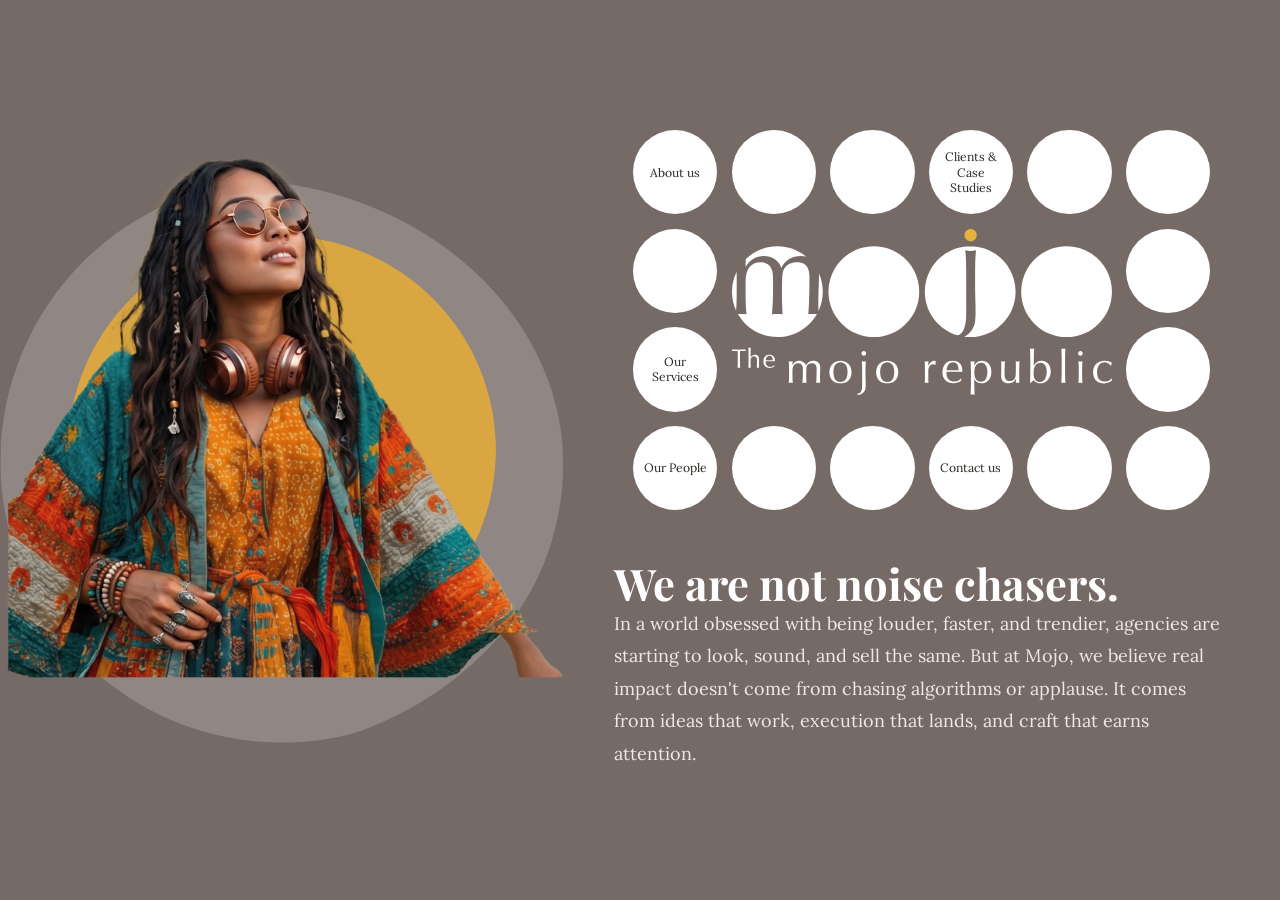
<file: index.html>
<!DOCTYPE html>
<html lang="en">
<head>
  <meta charset="UTF-8" />
  <meta name="viewport" content="width=device-width, initial-scale=1.0" />
  <title>The Mojo Republic | Full-Service Communications Agency, Kuala Lumpur</title>
  <meta name="description" content="The Mojo Republic blends PR, social, content, digital, and experiential craft into integrated campaigns that move people, solve problems, and sell. Less noise. More Mojo." />
  <meta name="theme-color" content="#d9a641" />
  <link rel="canonical" href="https://www.themojorepublic.com.my/index.html" />

  <meta property="og:type" content="website" />
  <meta property="og:title" content="The Mojo Republic | We are not noise chasers." />
  <meta property="og:description" content="Strategy-led, craft-obsessed communications: brand, social, content, digital and experiential — under one roof." />
  <meta property="og:image" content="assets/images/hero-banner.svg" />
  <meta property="og:url" content="https://www.themojorepublic.com.my/index.html" />
  <meta name="twitter:card" content="summary_large_image" />

  <link rel="icon" type="image/svg+xml" href="assets/images/favicon.svg" />
  <link rel="preconnect" href="https://fonts.googleapis.com" />
  <link rel="preconnect" href="https://fonts.gstatic.com" crossorigin />
  <link rel="stylesheet" href="css/style.css" />

  <script type="application/ld+json">
  {
    "@context": "https://schema.org",
    "@type": "MarketingAgency",
    "name": "The Mojo Republic",
    "url": "https://www.themojorepublic.com.my",
    "email": "hello@themojorepublic.com.my",
    "telephone": "+60123456789",
    "address": {
      "@type": "PostalAddress",
      "streetAddress": "Pavillion Damansara, Corporate Tower 2, Jalan Damanlela, Pusat Bandar Damansara",
      "addressLocality": "Kuala Lumpur",
      "postalCode": "50490",
      "addressCountry": "MY"
    }
  }
  </script>
</head>
<body data-page="home">
  <a class="skip-link" href="#main">Skip to main content</a>

  <main id="main">
    <!-- Landing hero -->
    <section class="hero-landing">
      <div class="hero-landing__photo">
        <img class="hero-landing__ellipse hero-landing__ellipse--glow" src="assets/images/ellipse-glow.png" alt="" aria-hidden="true" />
        <img class="hero-landing__ellipse hero-landing__ellipse--gold" src="assets/images/ellipse-gold.png" alt="" aria-hidden="true" />
        <img class="hero-landing__portrait" src="assets/images/hero-photo.png" alt="Creative director at The Mojo Republic" fetchpriority="high" />
      </div>
      <div class="hero-landing__panel">
        <div class="nav-grid-wrap">
          <nav class="nav-grid" aria-label="Primary">
            <a class="nav-grid__link" style="grid-column:1;grid-row:1;" href="about.html">About us</a>
            <span class="nav-grid__circle" style="grid-column:2;grid-row:1;" aria-hidden="true"></span>
            <span class="nav-grid__circle" style="grid-column:3;grid-row:1;" aria-hidden="true"></span>
            <a class="nav-grid__link" style="grid-column:4;grid-row:1;" href="clients.html">Clients &amp; Case Studies</a>
            <span class="nav-grid__circle" style="grid-column:5;grid-row:1;" aria-hidden="true"></span>
            <span class="nav-grid__circle" style="grid-column:6;grid-row:1;" aria-hidden="true"></span>

            <span class="nav-grid__circle" style="grid-column:1;grid-row:2;" aria-hidden="true"></span>
            <div class="nav-grid__logo">
              <img src="assets/images/logo-white.svg" alt="The Mojo Republic" />
            </div>
            <span class="nav-grid__circle" style="grid-column:6;grid-row:2;" aria-hidden="true"></span>

            <a class="nav-grid__link" style="grid-column:1;grid-row:3;" href="services.html">Our Services</a>
            <span class="nav-grid__circle" style="grid-column:6;grid-row:3;" aria-hidden="true"></span>

            <a class="nav-grid__link" style="grid-column:1;grid-row:4;" href="people.html">Our People</a>
            <span class="nav-grid__circle" style="grid-column:2;grid-row:4;" aria-hidden="true"></span>
            <span class="nav-grid__circle" style="grid-column:3;grid-row:4;" aria-hidden="true"></span>
            <a class="nav-grid__link" style="grid-column:4;grid-row:4;" href="contact.html">Contact us</a>
            <span class="nav-grid__circle" style="grid-column:5;grid-row:4;" aria-hidden="true"></span>
            <span class="nav-grid__circle" style="grid-column:6;grid-row:4;" aria-hidden="true"></span>
          </nav>

          <div data-reveal>
            <h1 class="hero-landing__title">We are not noise chasers.</h1>
            <p class="hero-landing__lede">
              In a world obsessed with being louder, faster, and trendier, agencies are starting to look, sound,
              and sell the same. But at Mojo, we believe real impact doesn't come from chasing algorithms or
              applause. It comes from ideas that work, execution that lands, and craft that earns attention.
            </p>
          </div>
        </div>
      </div>
    </section>
  </main>

  <script src="js/config.js"></script>
  <script src="js/content-data.js"></script>
  <script src="js/components.js"></script>
  <script src="js/api.js"></script>
  <script src="js/main.js"></script>
</body>
</html>
</file>
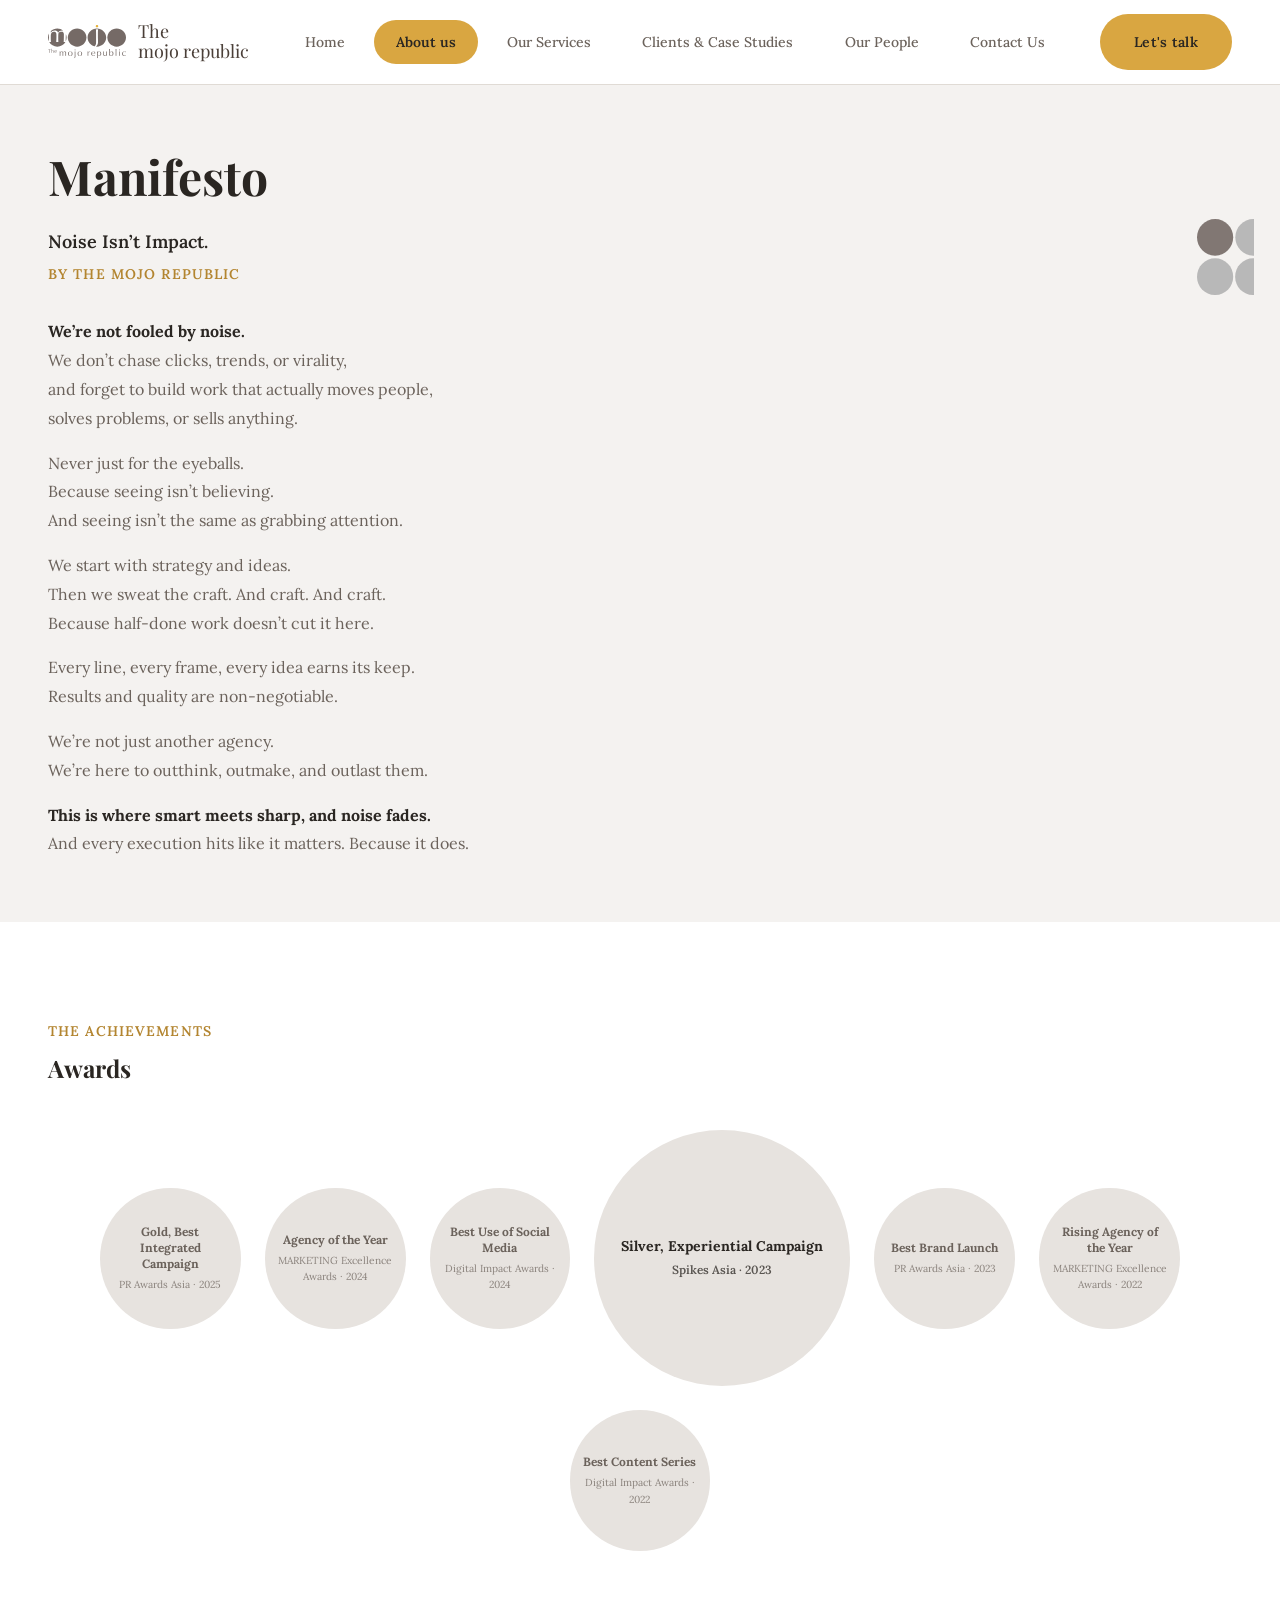
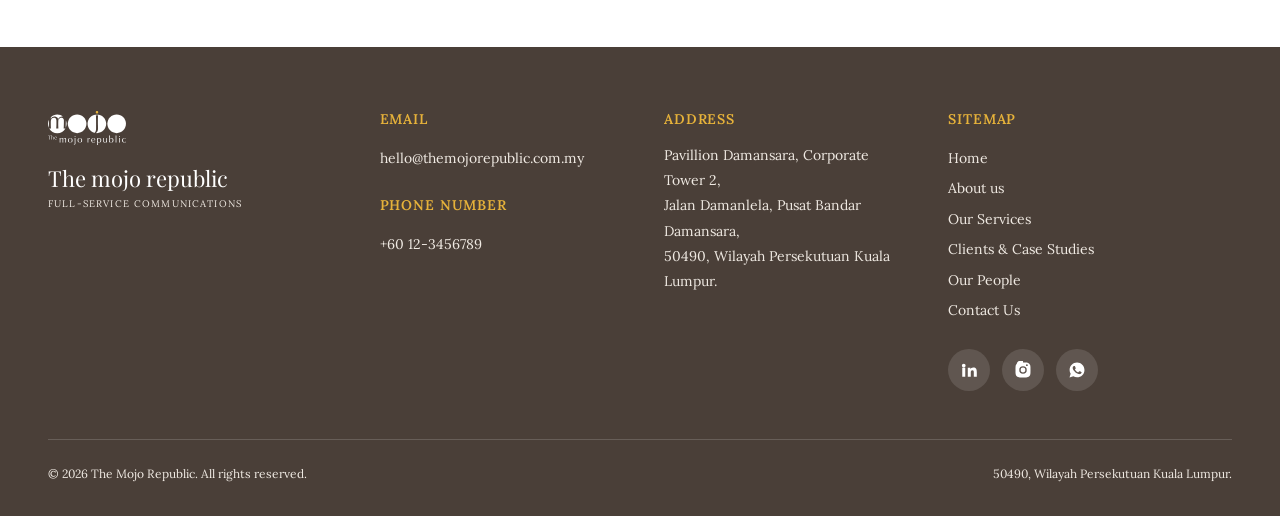
<file: about.html>
<!DOCTYPE html>
<html lang="en">
<head>
  <meta charset="UTF-8" />
  <meta name="viewport" content="width=device-width, initial-scale=1.0" />
  <title>About Us | The Mojo Republic</title>
  <meta name="description" content="We're not fooled by noise. The Mojo Republic starts with strategy and ideas, then sweats the craft until every line, frame, and idea earns its keep." />
  <meta name="theme-color" content="#d9a641" />
  <link rel="canonical" href="https://www.themojorepublic.com.my/about.html" />
  <link rel="icon" type="image/svg+xml" href="assets/images/favicon.svg" />
  <link rel="preconnect" href="https://fonts.googleapis.com" />
  <link rel="preconnect" href="https://fonts.gstatic.com" crossorigin />
  <link rel="stylesheet" href="css/style.css" />
</head>

<body data-page="about">
  <a class="skip-link" href="#main">Skip to main content</a>

  <div data-component="navbar"></div>

  <main id="main">
    <header class="page-header">
      <img class="decor-four-circles" src="assets/images/four-circle-set.svg" alt="" style="top:16%;right:2%;" />
      <div class="container page-header__inner" data-reveal>
        <h1 class="page-header__title" style="margin-bottom:var(--space-5);">Manifesto</h1>
        <p style="font-weight:var(--fw-semibold);font-size:var(--fs-md);color:var(--color-secondary);margin-bottom:var(--space-1);">Noise Isn&rsquo;t Impact.</p>
        <p class="section-eyebrow" style="margin-bottom:var(--space-6);">By The Mojo Republic</p>
        <div style="max-width:60ch;color:var(--color-text-muted);line-height:var(--lh-relaxed);display:flex;flex-direction:column;gap:var(--space-4);">
          <p><strong style="color:var(--color-secondary);">We&rsquo;re not fooled by noise.</strong><br />
            We don&rsquo;t chase clicks, trends, or virality,<br />
            and forget to build work that actually moves people,<br />
            solves problems, or sells anything.</p>
          <p>Never just for the eyeballs.<br />
            Because seeing isn&rsquo;t believing.<br />
            And seeing isn&rsquo;t the same as grabbing attention.</p>
          <p>We start with strategy and ideas.<br />
            Then we sweat the craft. And craft. And craft.<br />
            Because half-done work doesn&rsquo;t cut it here.</p>
          <p>Every line, every frame, every idea earns its keep.<br />
            Results and quality are non-negotiable.</p>
          <p>We&rsquo;re not just another agency.<br />
            We&rsquo;re here to outthink, outmake, and outlast them.</p>
          <p><strong style="color:var(--color-secondary);">This is where smart meets sharp, and noise fades.</strong><br />
            And every execution hits like it matters. Because it does.</p>
        </div>
      </div>
    </header>

    <!-- Achievements / Awards -->
    <section class="section">
      <div class="container">
        <div class="section-head" data-reveal>
          <p class="section-eyebrow">The Achievements</p>
          <h2>Awards</h2>
        </div>
        <div class="award-wall" data-render="awards" data-reveal-stagger></div>
      </div>
    </section>
  </main>

  <div data-component="footer"></div>

  <script src="js/config.js"></script>
  <script src="js/content-data.js"></script>
  <script src="js/components.js"></script>
  <script src="js/api.js"></script>
  <script src="js/main.js"></script>
</body>
</html>
</file>
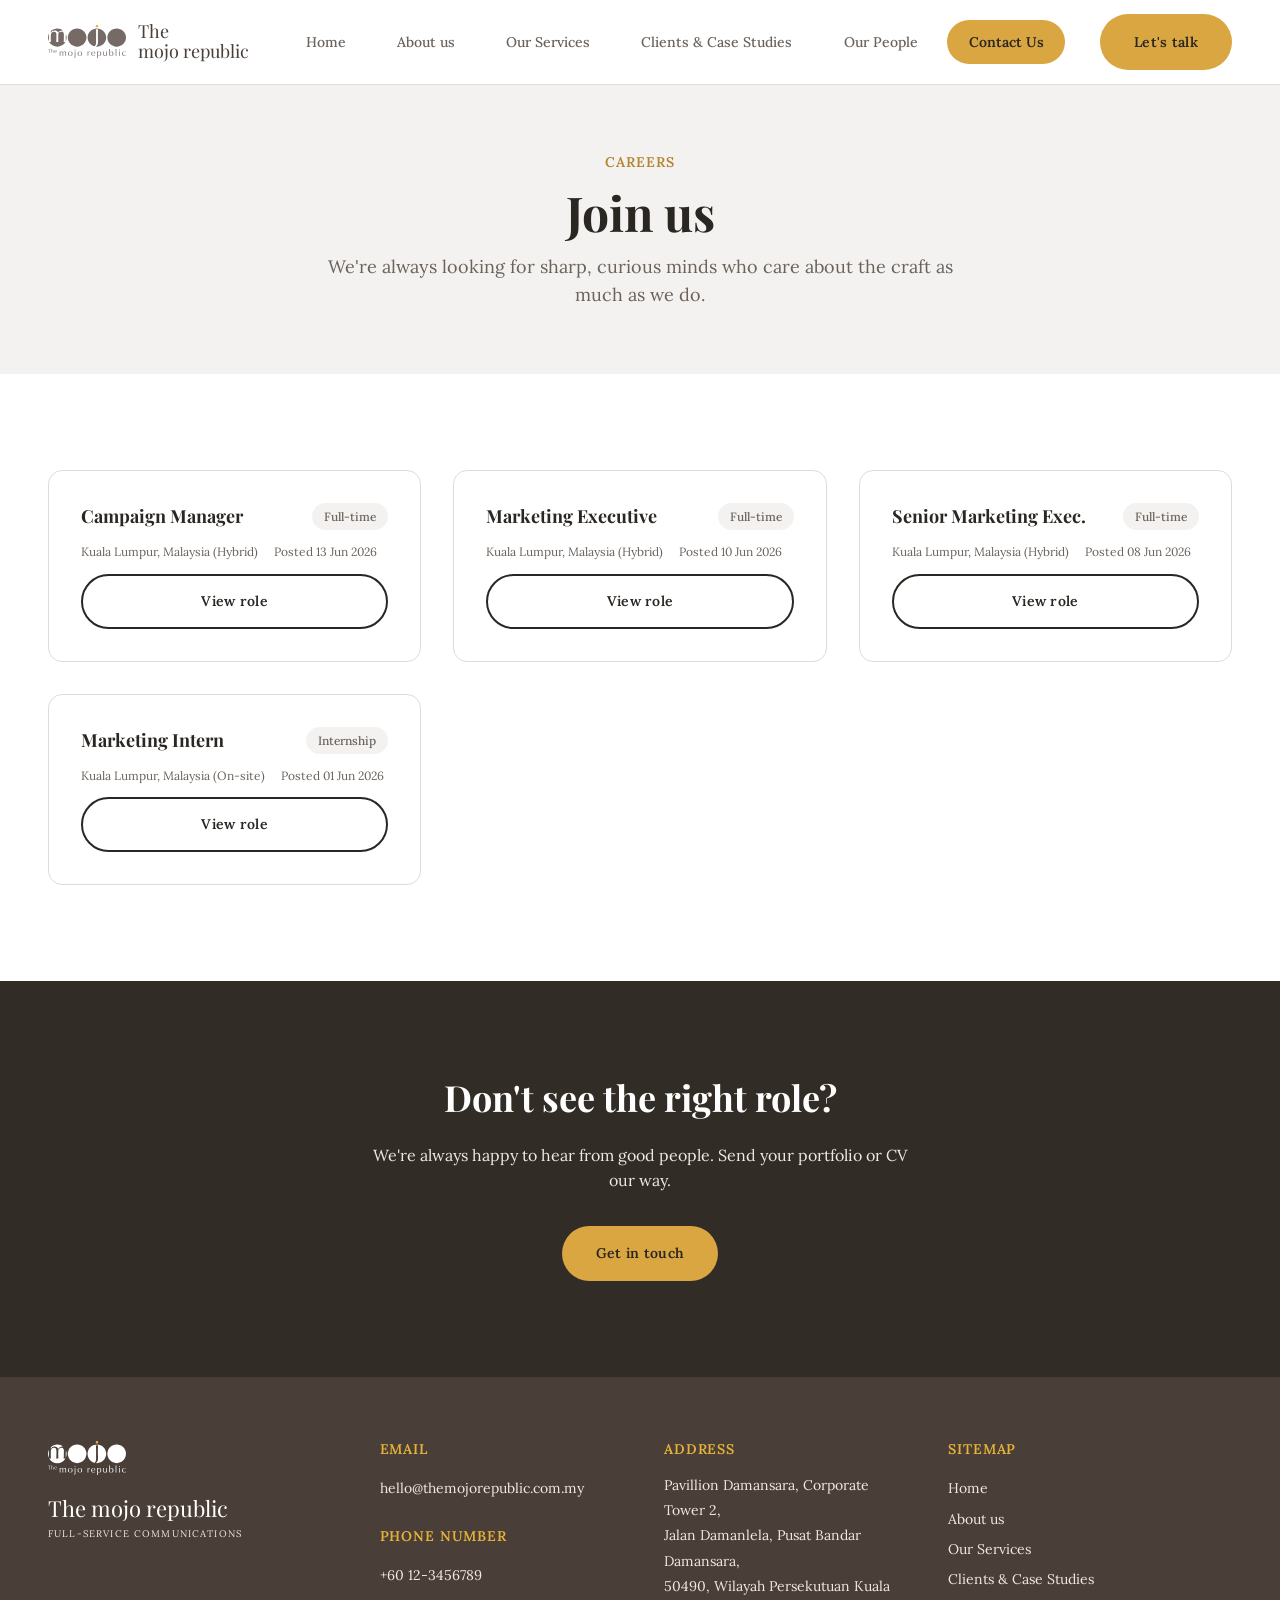
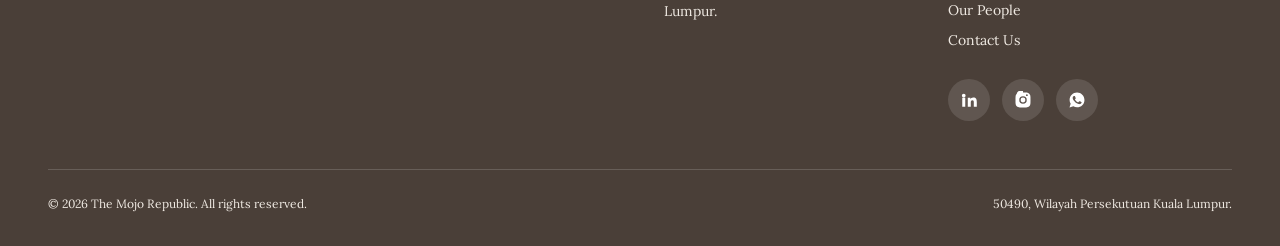
<file: careers.html>
<!DOCTYPE html>
<html lang="en">
<head>
  <meta charset="UTF-8" />
  <meta name="viewport" content="width=device-width, initial-scale=1.0" />
  <title>Careers | The Mojo Republic</title>
  <meta name="description" content="Open roles at The Mojo Republic. Join a team that outthinks, outmakes, and outlasts the noise." />
  <meta name="theme-color" content="#d9a641" />
  <link rel="canonical" href="https://www.themojorepublic.com.my/careers.html" />
  <link rel="icon" type="image/svg+xml" href="assets/images/favicon.svg" />
  <link rel="preconnect" href="https://fonts.googleapis.com" />
  <link rel="preconnect" href="https://fonts.gstatic.com" crossorigin />
  <link rel="stylesheet" href="css/style.css" />
</head>
<body data-page="careers">
  <a class="skip-link" href="#main">Skip to main content</a>

  <div data-component="navbar"></div>

  <main id="main">
    <header class="page-header text-center">
      <div class="container" data-reveal>
        <p class="section-eyebrow">Careers</p>
        <h1 class="page-header__title mx-auto">Join us</h1>
        <p class="page-header__lede mx-auto">We're always looking for sharp, curious minds who care about the craft as much as we do.</p>
      </div>
    </header>

    <section class="section">
      <div class="container">
        <div class="grid grid-3" data-render="jobs-list" data-reveal-stagger></div>
      </div>
    </section>

    <section class="section section--dark text-center">
      <div class="container" data-reveal>
        <h2 style="color:var(--color-text-inverse);font-size:var(--fs-2xl);margin-bottom:var(--space-5);">Don't see the right role?</h2>
        <p style="color:var(--color-text-inverse-muted);max-width:56ch;margin-inline:auto;margin-bottom:var(--space-6);">
          We're always happy to hear from good people. Send your portfolio or CV our way.
        </p>
        <a class="btn btn--accent" href="contact.html">Get in touch</a>
      </div>
    </section>
  </main>

  <div data-component="footer"></div>

  <script src="js/config.js"></script>
  <script src="js/content-data.js"></script>
  <script src="js/components.js"></script>
  <script src="js/api.js"></script>
  <script src="js/main.js"></script>
</body>
</html>
</file>
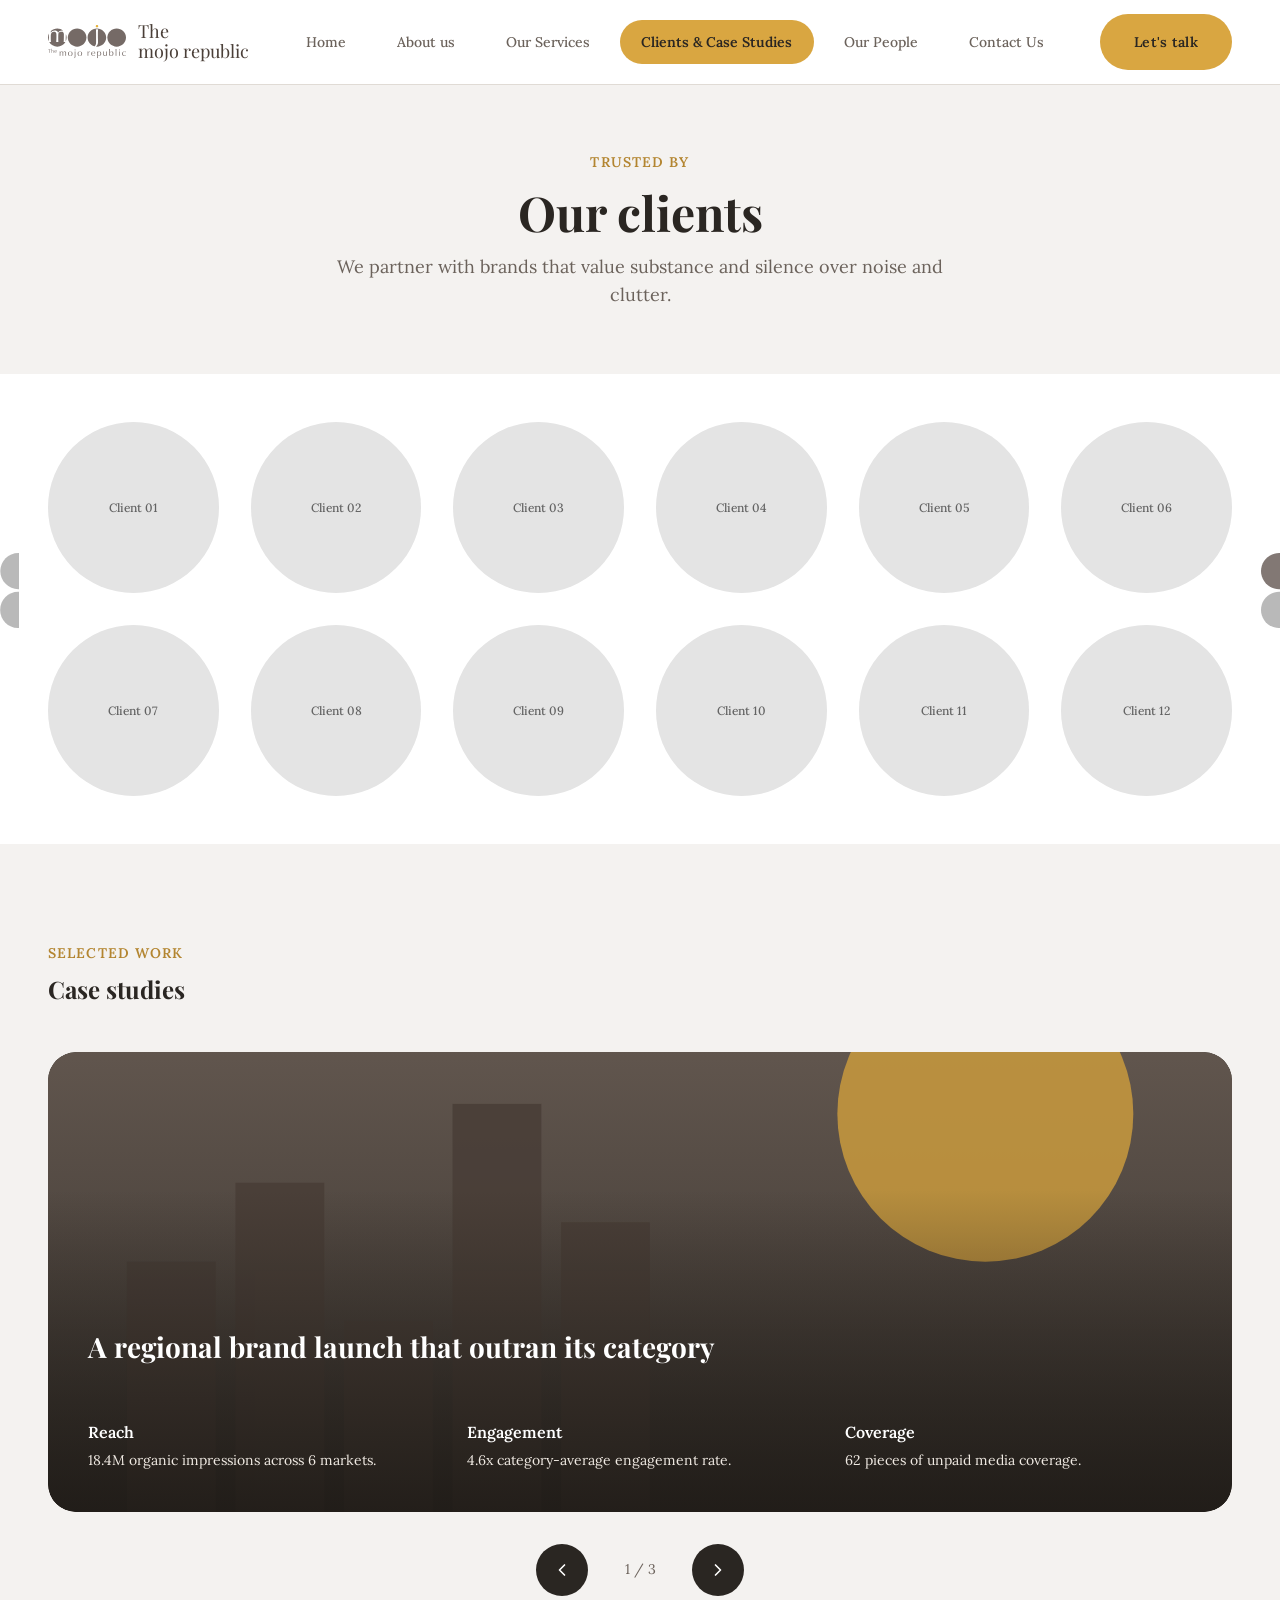
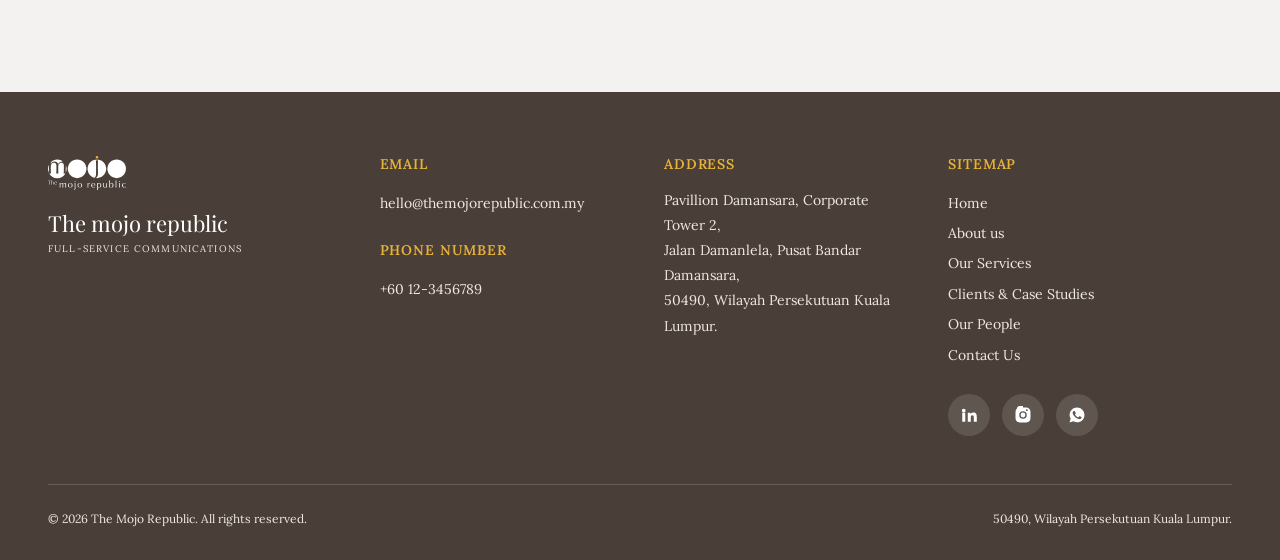
<file: clients.html>
<!DOCTYPE html>
<html lang="en">
<head>
  <meta charset="UTF-8" />
  <meta name="viewport" content="width=device-width, initial-scale=1.0" />
  <title>Clients & Case Studies | The Mojo Republic</title>
  <meta name="description" content="We partner with brands that value substance and silence over noise and clutter. Explore the case studies behind our integrated campaigns." />
  <meta name="theme-color" content="#d9a641" />
  <link rel="canonical" href="https://www.themojorepublic.com.my/clients.html" />
  <link rel="icon" type="image/svg+xml" href="assets/images/favicon.svg" />
  <link rel="preconnect" href="https://fonts.googleapis.com" />
  <link rel="preconnect" href="https://fonts.gstatic.com" crossorigin />
  <link rel="stylesheet" href="css/style.css" />
</head>
<body data-page="clients">
  <a class="skip-link" href="#main">Skip to main content</a>

  <div data-component="navbar"></div>

  <main id="main">
    <header class="page-header text-center">
      <div class="container" data-reveal>
        <p class="section-eyebrow">Trusted by</p>
        <h1 class="page-header__title mx-auto">Our clients</h1>
        <p class="page-header__lede mx-auto">We partner with brands that value substance and silence over noise and clutter.</p>
      </div>
    </header>

    <section class="section section--sm" style="position:relative;overflow:hidden;">
      <img class="decor-four-circles hide-mobile" src="assets/images/four-circle-set.svg" alt="" style="top:38%;left:-3%;" />
      <img class="decor-four-circles hide-mobile" src="assets/images/four-circle-set.svg" alt="" style="top:38%;right:-3%;" />
      <div class="container">
        <div class="grid grid-6" data-render="clients" data-reveal-stagger></div>
      </div>
    </section>

    <section class="section section--alt">
      <div class="container">
        <div class="section-head" data-reveal>
          <p class="section-eyebrow">Selected work</p>
          <h2>Case studies</h2>
        </div>
        <div class="carousel" data-carousel="case-studies">
          <div class="carousel__viewport">
            <div class="carousel__track" data-carousel-track data-render="case-studies"></div>
          </div>
          <div class="carousel__controls">
            <button class="carousel__btn" type="button" data-carousel-prev aria-label="Previous case study">
              <svg viewBox="0 0 24 24" fill="none" stroke="currentColor" stroke-width="2" stroke-linecap="round" stroke-linejoin="round"><polyline points="15 18 9 12 15 6"/></svg>
            </button>
            <span class="carousel__status" data-carousel-status aria-live="polite">1 / 3</span>
            <button class="carousel__btn" type="button" data-carousel-next aria-label="Next case study">
              <svg viewBox="0 0 24 24" fill="none" stroke="currentColor" stroke-width="2" stroke-linecap="round" stroke-linejoin="round"><polyline points="9 18 15 12 9 6"/></svg>
            </button>
          </div>
        </div>
      </div>
    </section>
  </main>

  <div data-component="footer"></div>

  <script src="js/config.js"></script>
  <script src="js/content-data.js"></script>
  <script src="js/components.js"></script>
  <script src="js/api.js"></script>
  <script src="js/main.js"></script>
</body>
</html>
</file>
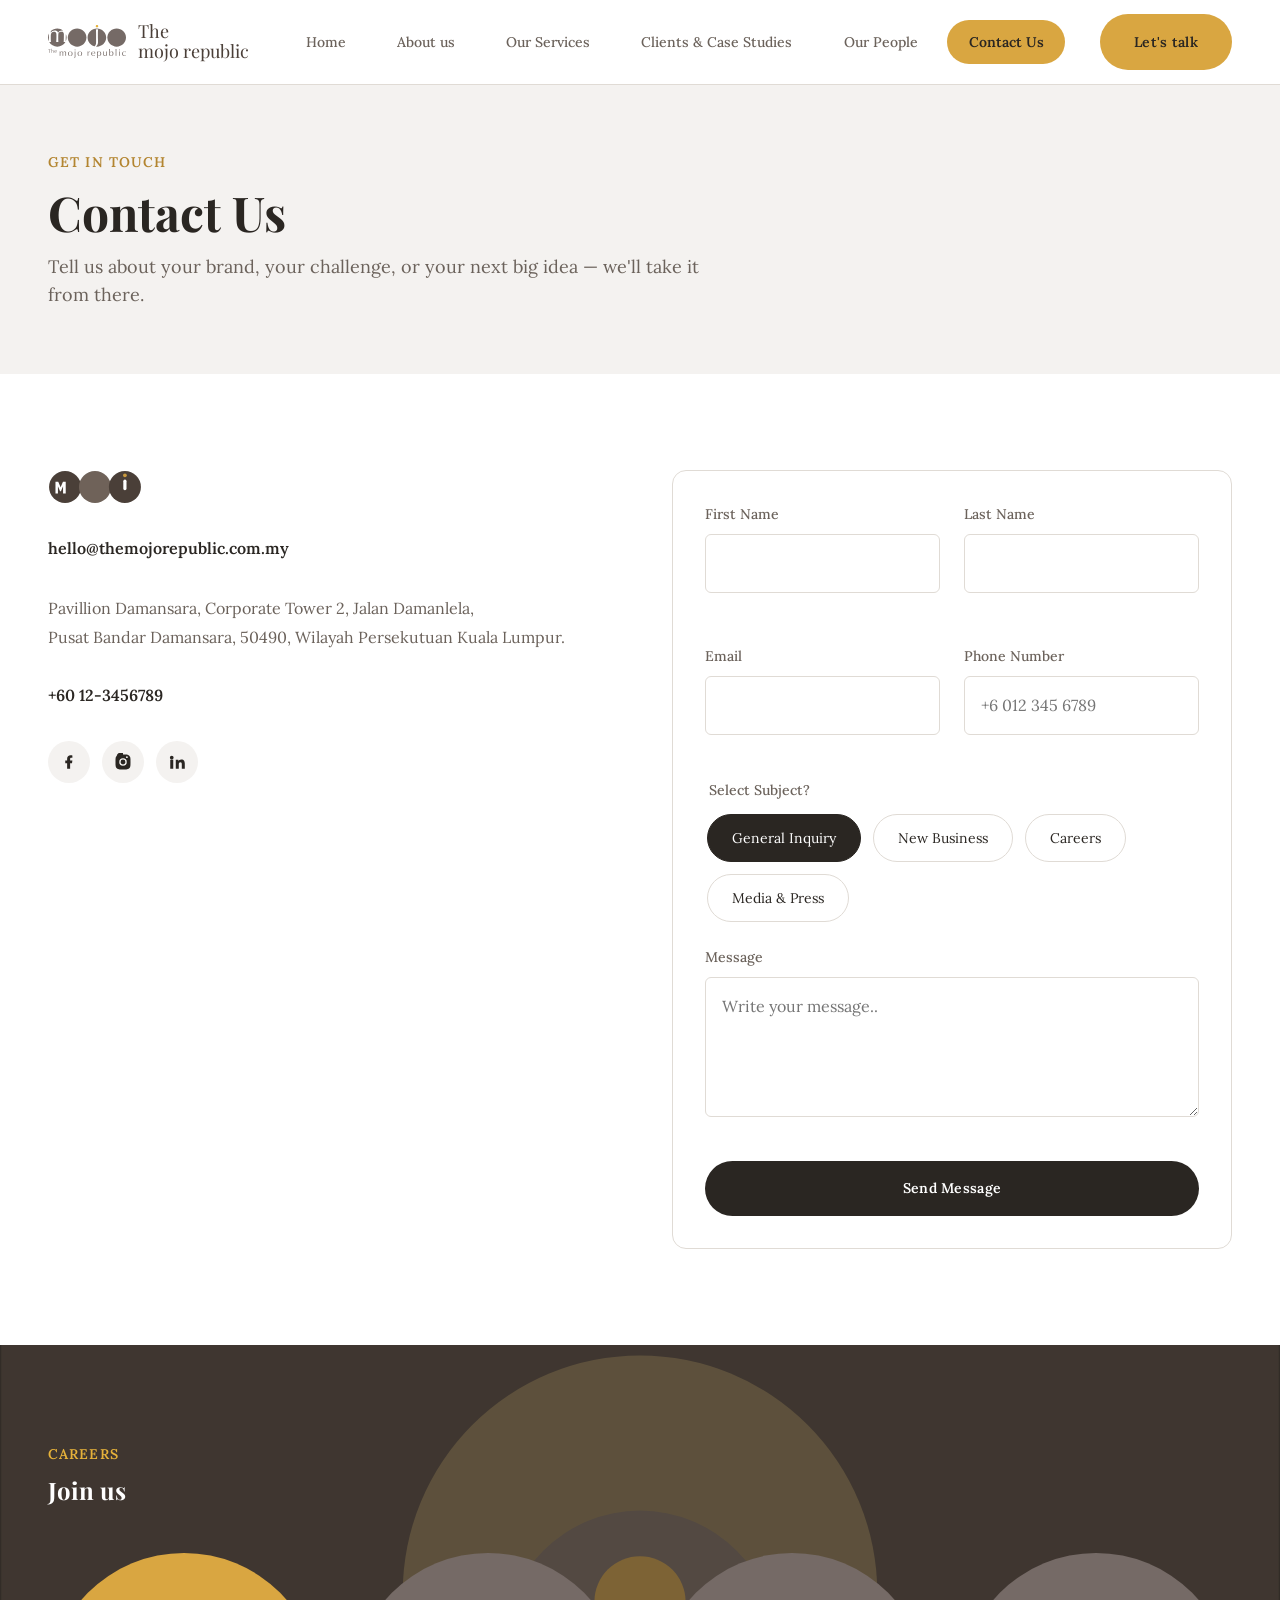
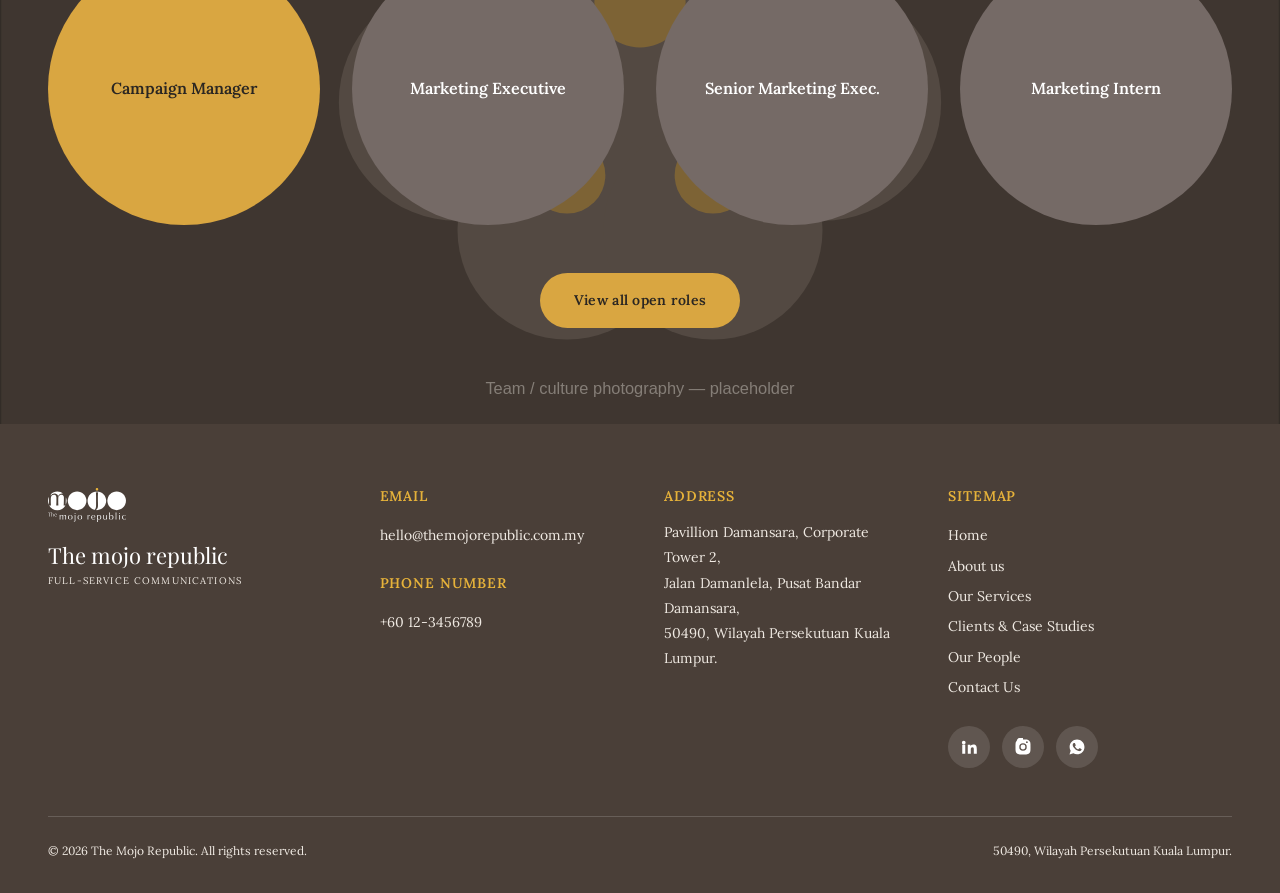
<file: contact.html>
<!DOCTYPE html>
<html lang="en">
<head>
  <meta charset="UTF-8" />
  <meta name="viewport" content="width=device-width, initial-scale=1.0" />
  <title>Contact Us | The Mojo Republic</title>
  <meta name="description" content="Get in touch with The Mojo Republic. Tell us about your brand and we'll get back to you with next steps." />
  <meta name="theme-color" content="#d9a641" />
  <link rel="canonical" href="https://www.themojorepublic.com.my/contact.html" />
  <link rel="icon" type="image/svg+xml" href="assets/images/favicon.svg" />
  <link rel="preconnect" href="https://fonts.googleapis.com" />
  <link rel="preconnect" href="https://fonts.gstatic.com" crossorigin />
  <link rel="stylesheet" href="css/style.css" />
</head>
<body data-page="contact">
  <a class="skip-link" href="#main">Skip to main content</a>

  <div data-component="navbar"></div>

  <main id="main">
    <header class="page-header">
      <div class="container" data-reveal>
        <p class="section-eyebrow">Get in touch</p>
        <h1 class="page-header__title">Contact Us</h1>
        <p class="page-header__lede">Tell us about your brand, your challenge, or your next big idea — we'll take it from there.</p>
      </div>
    </header>

    <section class="section">
      <div class="container grid grid-2" style="gap:var(--space-9);align-items:start;">
        <div data-reveal>
          <img class="navbar__logo-mark" src="assets/images/logo-mark.svg" alt="" width="132" height="48" style="margin-bottom:var(--space-6);" />
          <p style="margin-bottom:var(--space-6);">
            <a href="mailto:hello@themojorepublic.com.my" style="font-weight:600;">hello@themojorepublic.com.my</a>
          </p>
          <address style="font-style:normal;color:var(--color-text-muted);line-height:var(--lh-relaxed);margin-bottom:var(--space-6);">
            Pavillion Damansara, Corporate Tower 2, Jalan Damanlela,<br />
            Pusat Bandar Damansara, 50490, Wilayah Persekutuan Kuala Lumpur.
          </address>
          <p style="color:var(--color-text-muted);margin-bottom:var(--space-6);">
            <a href="tel:+60123456789" style="font-weight:600;color:var(--color-text);">+60 12-3456789</a>
          </p>
          <div class="footer__social" style="margin-top:0;">
            <a class="social-icon" style="background:var(--color-bg-alt);color:var(--color-secondary);" href="#" target="_blank" rel="noopener noreferrer" aria-label="Facebook">
              <svg viewBox="0 0 24 24"><path d="M13.5 21v-7.5H16l.5-3.5h-3V8c0-1 .3-1.7 1.7-1.7H16.5V3.2C16.2 3.1 15.2 3 14 3c-2.6 0-4.5 1.6-4.5 4.6V10H7v3.5h2.5V21h4Z"/></svg>
            </a>
            <a class="social-icon" style="background:var(--color-bg-alt);color:var(--color-secondary);" href="https://instagram.com/themojorepublic" target="_blank" rel="noopener noreferrer" aria-label="Instagram">
              <svg viewBox="0 0 24 24"><path d="M12 2c2.72 0 3.06.01 4.12.06 1.06.05 1.79.22 2.43.47.66.26 1.22.6 1.77 1.16.56.55.9 1.11 1.16 1.77.25.64.42 1.37.47 2.43.05 1.06.06 1.4.06 4.12s-.01 3.06-.06 4.12c-.05 1.06-.22 1.79-.47 2.43a4.9 4.9 0 0 1-1.16 1.77 4.9 4.9 0 0 1-1.77 1.16c-.64.25-1.37.42-2.43.47-1.06.05-1.4.06-4.12.06s-3.06-.01-4.12-.06c-1.06-.05-1.79-.22-2.43-.47a4.9 4.9 0 0 1-1.77-1.16 4.9 4.9 0 0 1-1.16-1.77c-.25-.64-.42-1.37-.47-2.43C2.01 15.06 2 14.72 2 12s.01-3.06.06-4.12c.05-1.06.22-1.79.47-2.43.26-.66.6-1.22 1.16-1.77A4.9 4.9 0 0 1 5.46.53C6.1.28 6.83.11 7.89.06 8.94.01 9.28 0 12 0Zm0 5a5 5 0 1 0 0 10 5 5 0 0 0 0-10Zm0 8.2a3.2 3.2 0 1 1 0-6.4 3.2 3.2 0 0 1 0 6.4Zm5.2-8.4a1.2 1.2 0 1 0 0-2.4 1.2 1.2 0 0 0 0 2.4Z"/></svg>
            </a>
            <a class="social-icon" style="background:var(--color-bg-alt);color:var(--color-secondary);" href="https://linkedin.com/company/themojorepublic" target="_blank" rel="noopener noreferrer" aria-label="LinkedIn">
              <svg viewBox="0 0 24 24"><path d="M4.98 3.5a2.5 2.5 0 1 1 0 5 2.5 2.5 0 0 1 0-5ZM3 9h4v12H3V9Zm7 0h3.8v1.7h.05c.53-1 1.83-2.05 3.77-2.05 4.03 0 4.78 2.65 4.78 6.1V21h-4v-5.6c0-1.34-.02-3.06-1.86-3.06-1.87 0-2.16 1.46-2.16 2.96V21h-4V9Z"/></svg>
            </a>
          </div>
        </div>

        <form class="card" data-form="contact" data-reveal novalidate aria-label="Contact form">
          <div class="grid grid-2" style="gap:var(--space-2) var(--space-5);">
            <div class="form-field">
              <label class="form-label" for="firstName">First Name</label>
              <input class="form-input" type="text" id="firstName" name="firstName" autocomplete="given-name" required />
              <span class="form-error" role="alert"></span>
            </div>
            <div class="form-field">
              <label class="form-label" for="lastName">Last Name</label>
              <input class="form-input" type="text" id="lastName" name="lastName" autocomplete="family-name" required />
              <span class="form-error" role="alert"></span>
            </div>
            <div class="form-field">
              <label class="form-label" for="email">Email</label>
              <input class="form-input" type="email" id="email" name="email" autocomplete="email" required />
              <span class="form-error" role="alert"></span>
            </div>
            <div class="form-field">
              <label class="form-label" for="phone">Phone Number</label>
              <input class="form-input" type="tel" id="phone" name="phone" autocomplete="tel" placeholder="+6 012 345 6789" />
              <span class="form-error" role="alert"></span>
            </div>
          </div>

          <fieldset class="form-field" style="border:none;padding:0;">
            <legend class="form-label" style="margin-bottom:var(--space-3);">Select Subject?</legend>
            <div class="radio-group">
              <span class="radio-pill">
                <input type="radio" id="subjectGeneral" name="subject" value="General Inquiry" checked />
                <label for="subjectGeneral">General Inquiry</label>
              </span>
              <span class="radio-pill">
                <input type="radio" id="subjectBusiness" name="subject" value="New Business" />
                <label for="subjectBusiness">New Business</label>
              </span>
              <span class="radio-pill">
                <input type="radio" id="subjectCareers" name="subject" value="Careers" />
                <label for="subjectCareers">Careers</label>
              </span>
              <span class="radio-pill">
                <input type="radio" id="subjectPress" name="subject" value="Media & Press" />
                <label for="subjectPress">Media &amp; Press</label>
              </span>
            </div>
          </fieldset>

          <div class="form-field">
            <label class="form-label" for="message">Message</label>
            <textarea class="form-textarea" id="message" name="message" placeholder="Write your message.." required></textarea>
            <span class="form-error" role="alert"></span>
          </div>

          <button class="btn btn--primary btn--block" type="submit">Send Message</button>
          <div class="form-status" data-form-status role="status" aria-live="polite"></div>
        </form>
      </div>
    </section>

    <!-- Join us / careers teaser -->
    <section class="section" style="position:relative;background:var(--color-bg-dark);color:var(--color-text-inverse);overflow:hidden;">
      <img src="assets/images/careers-banner.svg" alt="" loading="lazy" style="position:absolute;inset:0;width:100%;height:100%;object-fit:cover;opacity:0.55;z-index:0;" />
      <div class="container" style="position:relative;z-index:1;">
        <div class="section-head" data-reveal>
          <p class="section-eyebrow" style="color:var(--color-accent-light);">Careers</p>
          <h2 style="color:var(--color-text-inverse);">Join us</h2>
        </div>
        <div class="grid grid-4" data-render="job-pills" data-reveal-stagger></div>
        <div class="text-center" style="margin-top:var(--space-8);">
          <a class="btn btn--accent" href="careers.html">View all open roles</a>
        </div>
      </div>
    </section>
  </main>

  <div data-component="footer"></div>

  <script src="js/config.js"></script>
  <script src="js/content-data.js"></script>
  <script src="js/components.js"></script>
  <script src="js/api.js"></script>
  <script src="js/main.js"></script>
</body>
</html>
</file>
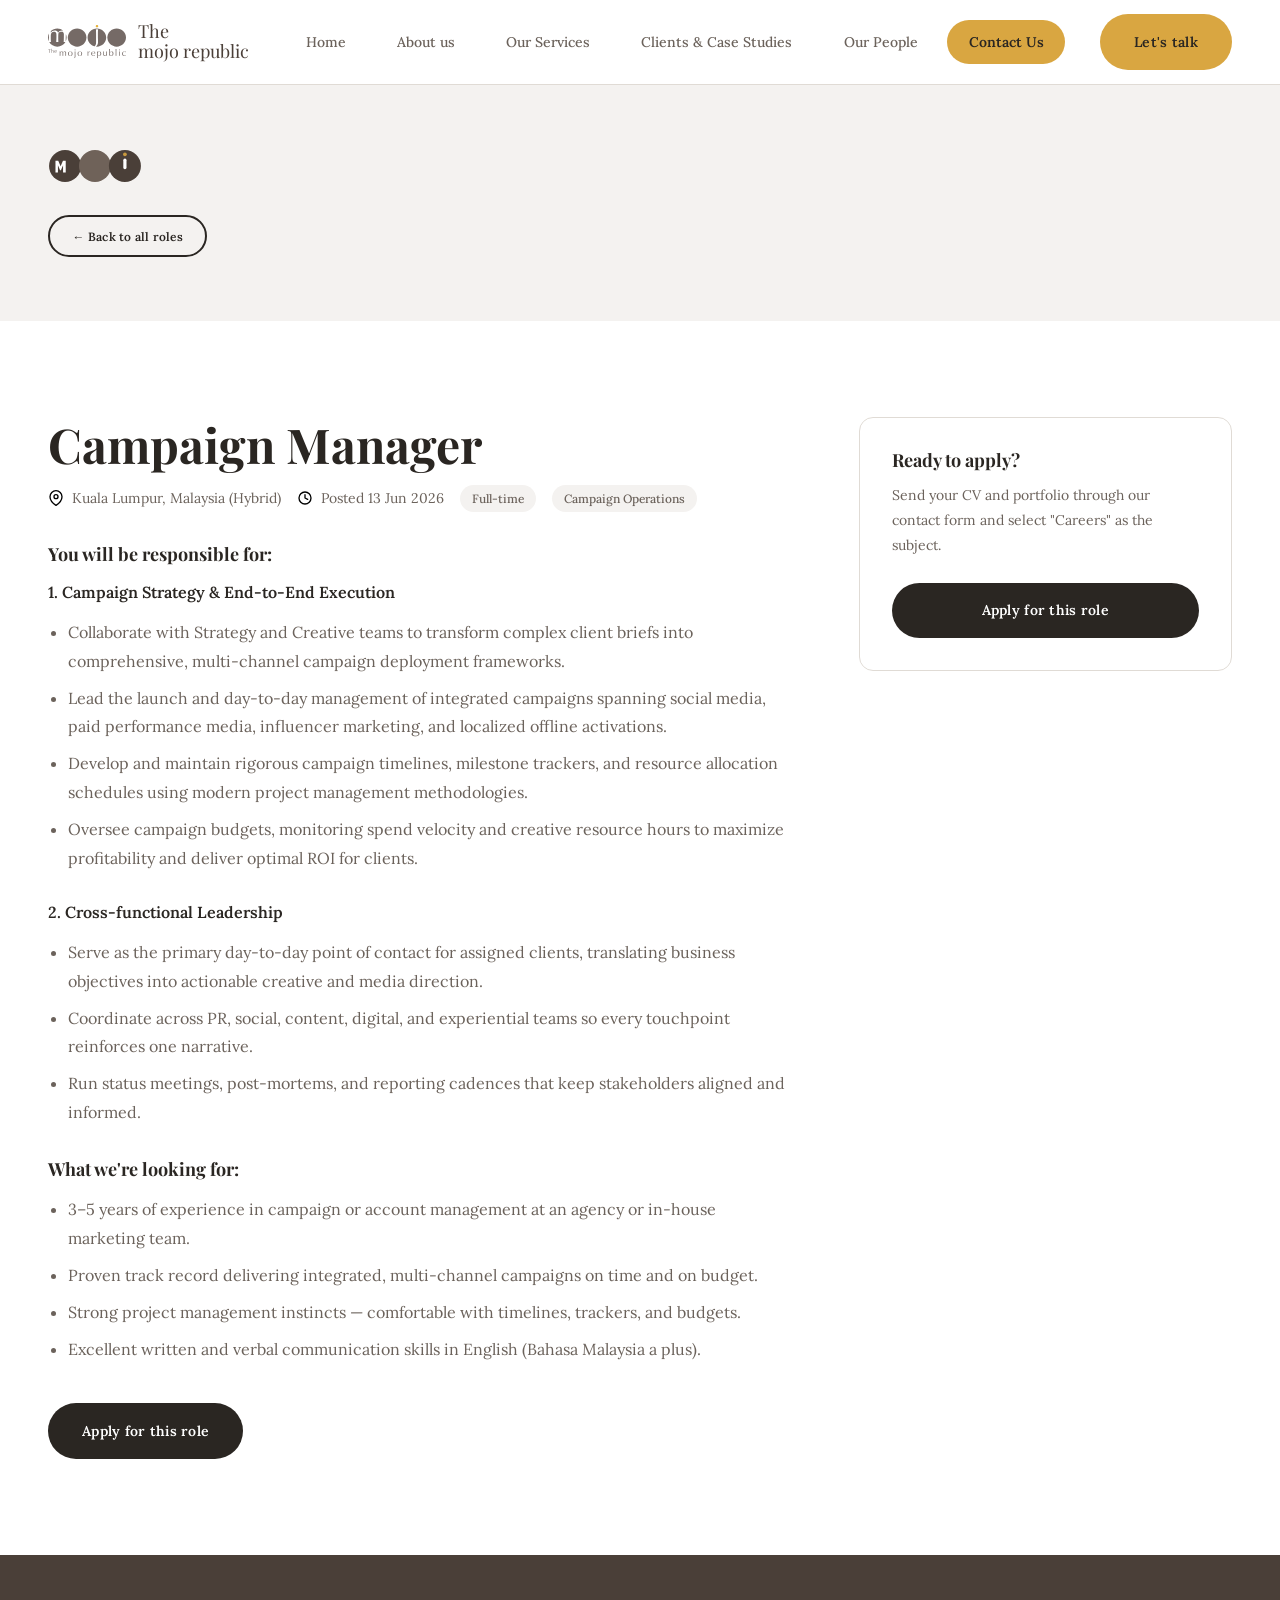
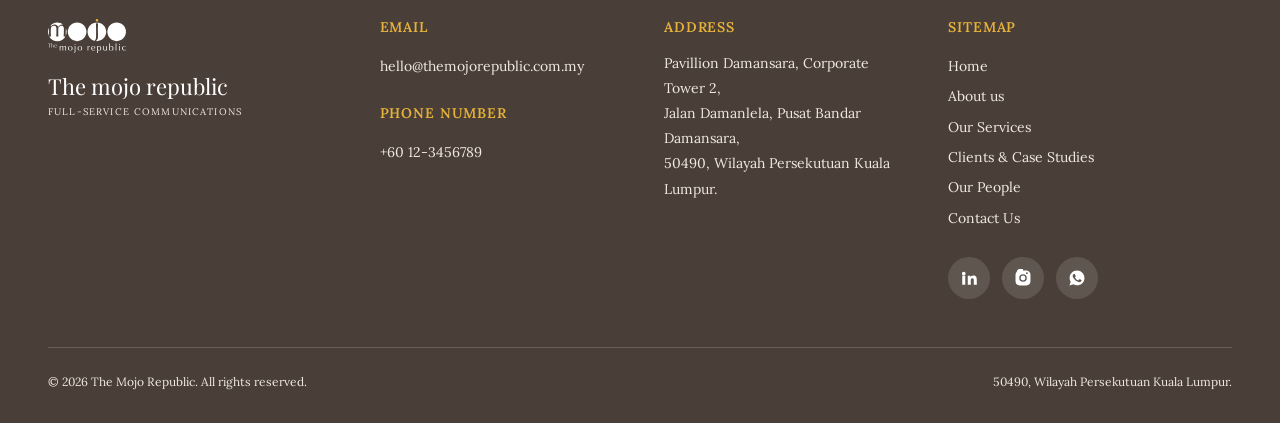
<file: job-detail.html>
<!DOCTYPE html>
<html lang="en">
<head>
  <meta charset="UTF-8" />
  <meta name="viewport" content="width=device-width, initial-scale=1.0" />
  <title>Job Opening | The Mojo Republic</title>
  <meta name="description" content="View this open role at The Mojo Republic and apply today." />
  <meta name="theme-color" content="#d9a641" />
  <link rel="icon" type="image/svg+xml" href="assets/images/favicon.svg" />
  <link rel="preconnect" href="https://fonts.googleapis.com" />
  <link rel="preconnect" href="https://fonts.gstatic.com" crossorigin />
  <link rel="stylesheet" href="css/style.css" />
</head>
<body data-page="job-detail">
  <a class="skip-link" href="#main">Skip to main content</a>

  <div data-component="navbar"></div>

  <main id="main">
    <header class="page-header">
      <div class="container" data-reveal>
        <img class="navbar__logo-mark" src="assets/images/logo-mark.svg" alt="" width="88" height="32" style="margin-bottom:var(--space-6);" />
        <a class="btn btn--outline" href="careers.html" style="padding:0.6rem 1.4rem;font-size:var(--fs-xs);">&larr; Back to all roles</a>
      </div>
    </header>

    <section class="section">
      <div class="container grid grid-2 grid-sidebar" style="gap: var(--space-9); align-items: start;">
        <article data-render="job-detail" data-reveal></article>

        <aside class="card" style="position:sticky;top:calc(var(--nav-height) + var(--space-6));" data-reveal>
          <h3 class="card__title">Ready to apply?</h3>
          <p class="card__text" style="margin-bottom:var(--space-5);">
            Send your CV and portfolio through our contact form and select "Careers" as the subject.
          </p>
          <a class="btn btn--primary btn--block" href="contact.html">Apply for this role</a>
        </aside>
      </div>
    </section>
  </main>

  <div data-component="footer"></div>

  <script src="js/config.js"></script>
  <script src="js/content-data.js"></script>
  <script src="js/components.js"></script>
  <script src="js/api.js"></script>
  <script src="js/main.js"></script>
</body>
</html>
</file>
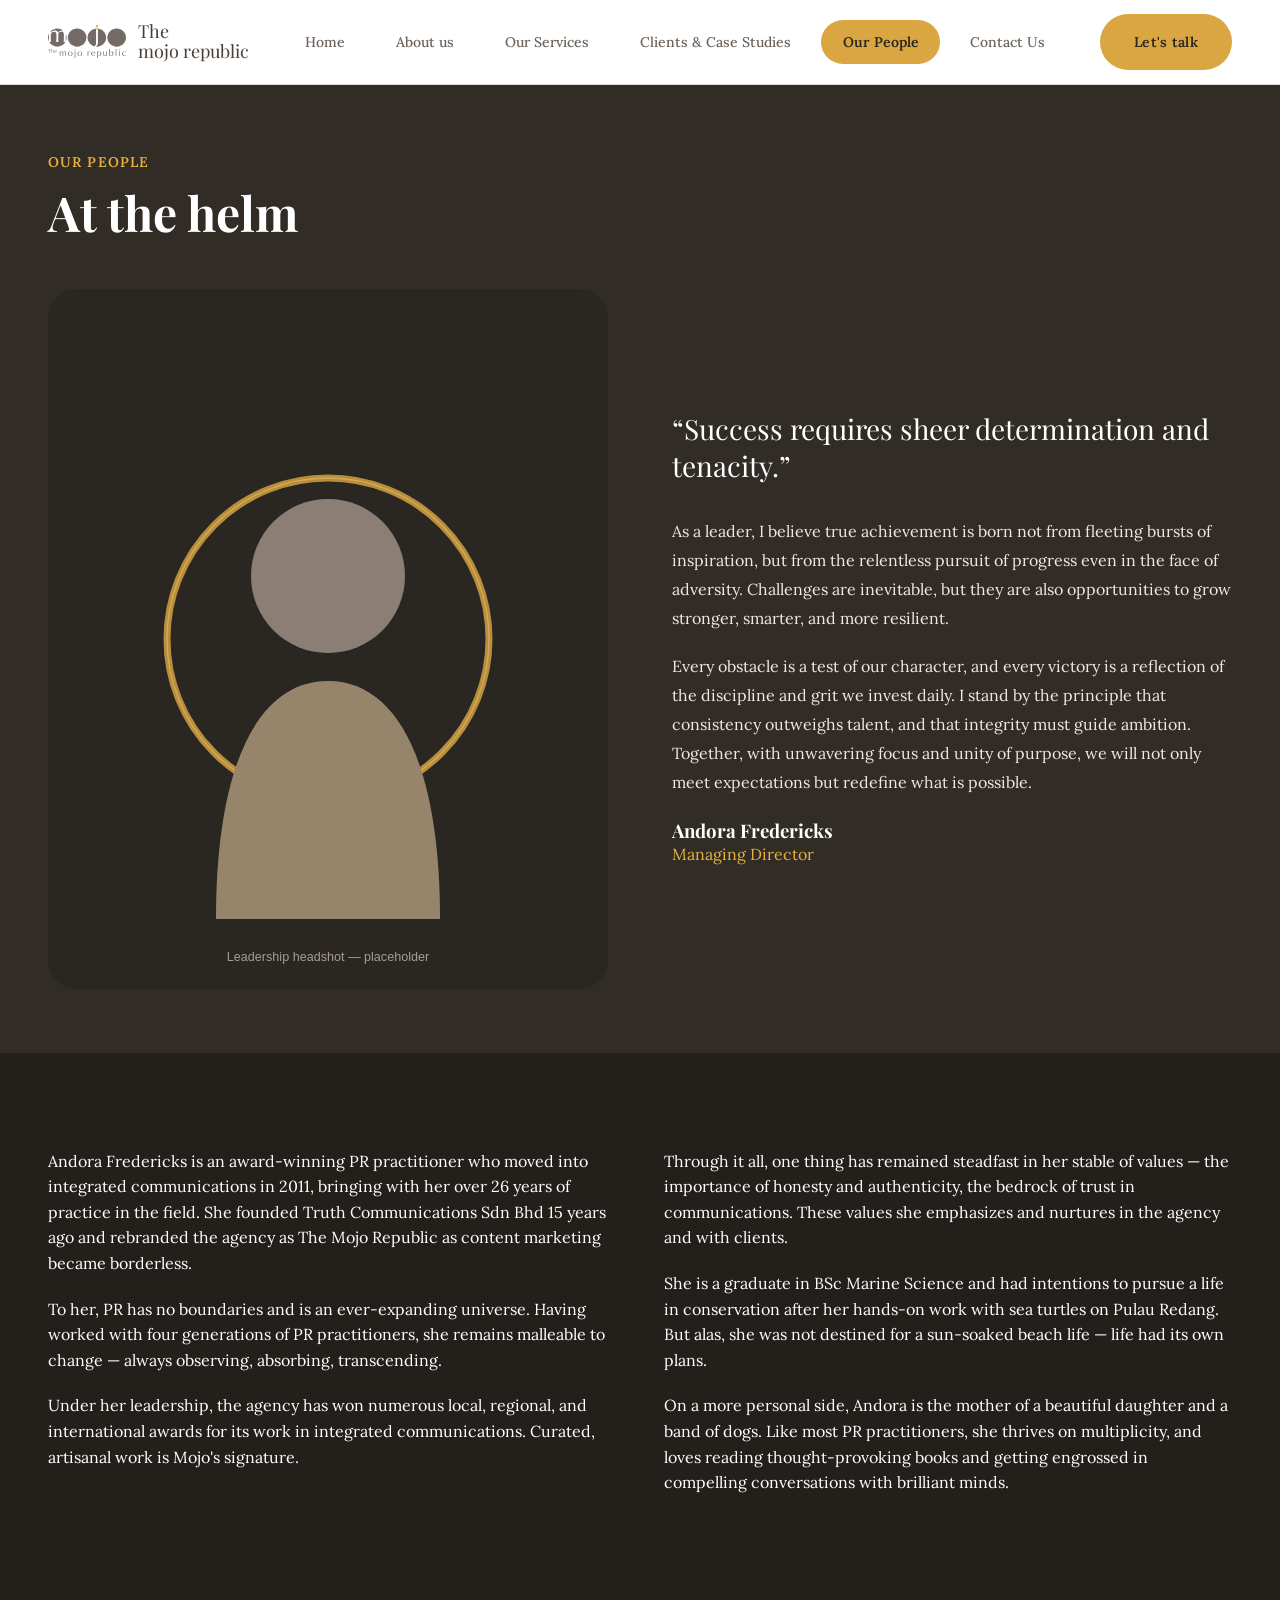
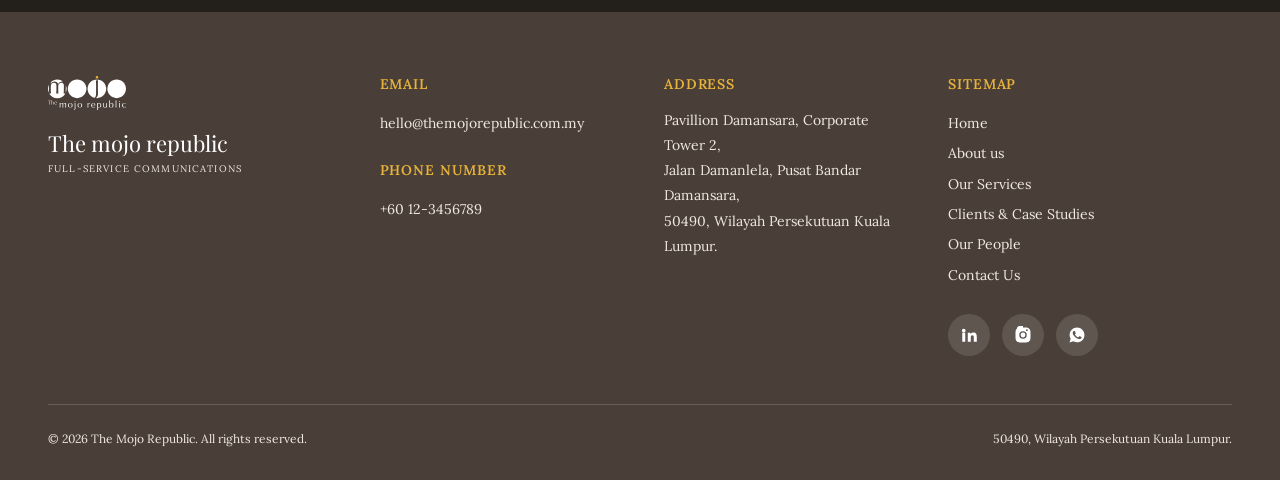
<file: people.html>
<!DOCTYPE html>
<html lang="en">
<head>
  <meta charset="UTF-8" />
  <meta name="viewport" content="width=device-width, initial-scale=1.0" />
  <title>Our People | The Mojo Republic</title>
  <meta name="description" content="Meet the leadership behind The Mojo Republic — award-winning PR practitioners bringing over 26 years of integrated communications craft." />
  <meta name="theme-color" content="#d9a641" />
  <link rel="canonical" href="https://www.themojorepublic.com.my/people.html" />
  <link rel="icon" type="image/svg+xml" href="assets/images/favicon.svg" />
  <link rel="preconnect" href="https://fonts.googleapis.com" />
  <link rel="preconnect" href="https://fonts.gstatic.com" crossorigin />
  <link rel="stylesheet" href="css/style.css" />
</head>
<body data-page="people">
  <a class="skip-link" href="#main">Skip to main content</a>

  <div data-component="navbar"></div>

  <main id="main">
    <section class="section--dark" style="padding-top:var(--space-9);">
      <div class="container">
        <div class="section-head" data-reveal>
          <p class="section-eyebrow">Our People</p>
          <h1 style="color:var(--color-text-inverse);font-size:clamp(2rem, 4vw, var(--fs-3xl));">At the helm</h1>
        </div>
        <div class="grid grid-2" style="align-items:center;gap:var(--space-9);padding-bottom:var(--space-9);">
          <div class="hero__media team-photo-glow" data-reveal="scale">
            <img data-render="team-photo" src="assets/images/team-portrait.svg" alt="Andora Fredericks, Managing Director of The Mojo Republic" width="800" height="1000" />
          </div>
          <div data-render="team-quote" data-reveal></div>
        </div>
      </div>
    </section>

    <section class="section" style="background:var(--color-bg-dark-alt);color:var(--color-text-inverse);">
      <div class="container grid grid-2" style="gap:var(--space-8);" data-render="team-bio-extended"></div>
    </section>
  </main>

  <div data-component="footer"></div>

  <script src="js/config.js"></script>
  <script src="js/content-data.js"></script>
  <script src="js/components.js"></script>
  <script src="js/api.js"></script>
  <script src="js/main.js"></script>
</body>
</html>
</file>
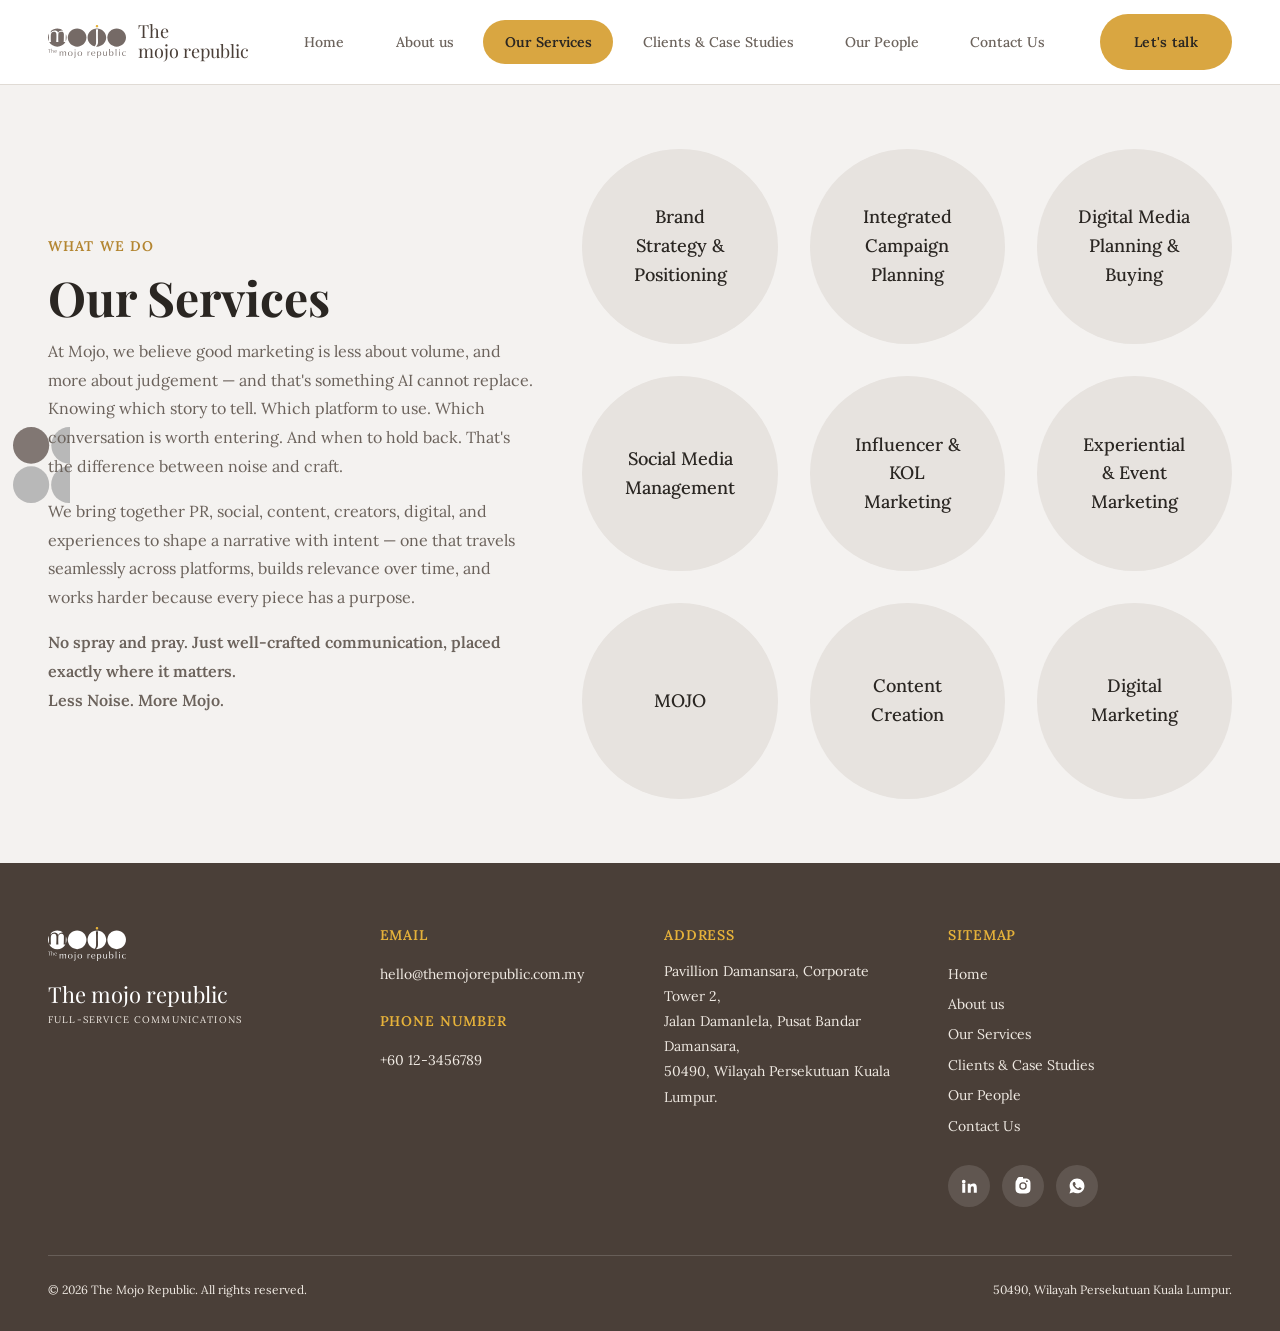
<file: services.html>
<!DOCTYPE html>
<html lang="en">
<head>
  <meta charset="UTF-8" />
  <meta name="viewport" content="width=device-width, initial-scale=1.0" />
  <title>Our Services | The Mojo Republic</title>
  <meta name="description" content="Brand strategy, integrated campaign planning, digital media, social, influencer & KOL marketing, experiential, content creation, and performance digital marketing — under one roof." />
  <meta name="theme-color" content="#d9a641" />
  <link rel="canonical" href="https://www.themojorepublic.com.my/services.html" />
  <link rel="icon" type="image/svg+xml" href="assets/images/favicon.svg" />
  <link rel="preconnect" href="https://fonts.googleapis.com" />
  <link rel="preconnect" href="https://fonts.gstatic.com" crossorigin />
  <link rel="stylesheet" href="css/style.css" />
</head>
<body data-page="services">
  <a class="skip-link" href="#main">Skip to main content</a>

  <div data-component="navbar"></div>

  <main id="main">
    <header class="page-header">
      <img class="decor-four-circles hide-mobile" src="assets/images/four-circle-set.svg" alt="" style="top:44%;left:1%;" />
      <div class="container grid grid-2" style="align-items:center;gap:var(--space-8);">
        <div data-reveal>
          <p class="section-eyebrow">What we do</p>
          <h1 class="page-header__title">Our Services</h1>
          <p style="color:var(--color-text-muted);line-height:var(--lh-relaxed);margin-bottom:var(--space-4);">
            At Mojo, we believe good marketing is less about volume, and more about judgement — and that's
            something AI cannot replace. Knowing which story to tell. Which platform to use. Which
            conversation is worth entering. And when to hold back. That's the difference between noise and
            craft.
          </p>
          <p style="color:var(--color-text-muted);line-height:var(--lh-relaxed);margin-bottom:var(--space-4);">
            We bring together PR, social, content, creators, digital, and experiences to shape a narrative
            with intent — one that travels seamlessly across platforms, builds relevance over time, and
            works harder because every piece has a purpose.
          </p>
          <p style="color:var(--color-text-muted);line-height:var(--lh-relaxed);font-weight:600;">
            No spray and pray. Just well-crafted communication, placed exactly where it matters.<br />
            Less Noise. More Mojo.
          </p>
        </div>
        <div class="grid grid-3" data-render="service-cards" data-reveal-stagger></div>
      </div>
    </header>
  </main>

  <div data-component="footer"></div>

  <script src="js/config.js"></script>
  <script src="js/content-data.js"></script>
  <script src="js/components.js"></script>
  <script src="js/api.js"></script>
  <script src="js/main.js"></script>
</body>
</html>
</file>
<file: css/style.css>
/* ==========================================================================
   The Mojo Republic — main stylesheet entry point
   Import order matters: tokens -> layout/reset -> components -> animation
   ========================================================================== */

@import url('https://fonts.googleapis.com/css2?family=Playfair+Display:ital,wght@0,500;0,600;0,700;0,800;1,600&family=Lora:ital,wght@0,400;0,500;0,600;0,700;1,400&display=swap');

@import 'variables.css';
@import 'layout.css';
@import 'components.css';
@import 'animations.css';
</file>
